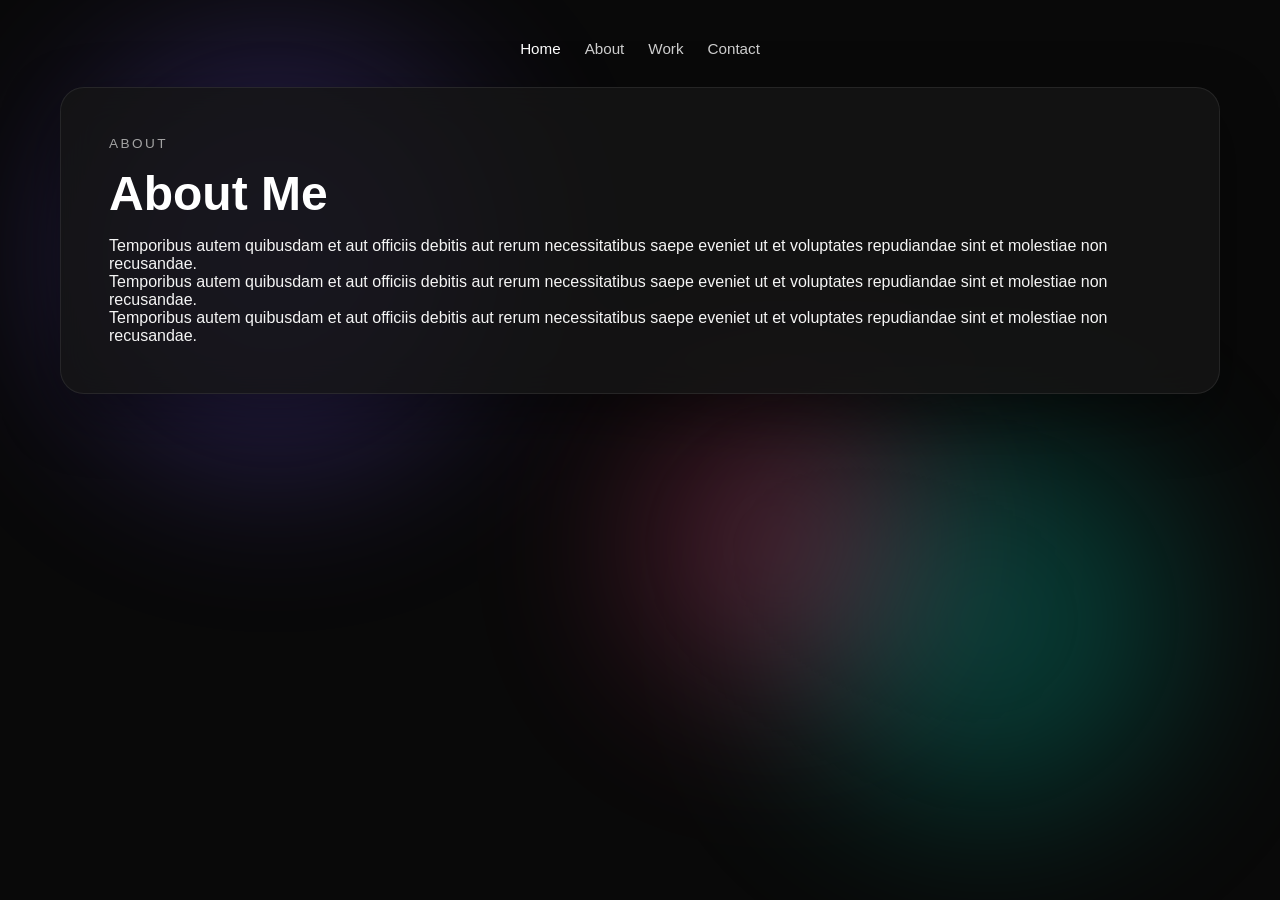
<file: about.html>
<!DOCTYPE html>
<html lang="en">

<head>
    <meta charset="UTF-8" />
    <meta name="viewport" content="width=device-width, initial-scale=1.0" />
    <title>Bella | About</title>
    <link rel="stylesheet" href="style.css" />
</head>

<body>
    <div class="background">
        <div class="blob blob1"></div>
        <div class="blob blob2"></div>
        <div class="blob blob3"></div>
    </div>

    <div class="page">
        <nav class="top-nav">
            <div class="nav-links">
                <a href="index.html" class="active">Home</a>
                <a href="about.html">About</a>
                <a href="work.html">Work</a>
                <a href="contact.html">Contact</a>
            </div>
        </nav>

        <section class="content-panel">
            <div class="eyebrow">About</div>
            <h1>About Me</h1>

            <div class="text-block">
                <p>
                    Temporibus autem quibusdam et aut officiis debitis
                    aut rerum necessitatibus saepe eveniet ut et voluptates repudiandae sint et molestiae non
                    recusandae.
                </p>
                <p>
                    Temporibus autem quibusdam et aut officiis debitis
                    aut rerum necessitatibus saepe eveniet ut et voluptates repudiandae sint et molestiae non
                    recusandae.
                </p>
                <p>
                    Temporibus autem quibusdam et aut officiis debitis
                    aut rerum necessitatibus saepe eveniet ut et voluptates repudiandae sint et molestiae non
                    recusandae.
                </p>
            </div>
        </section>
    </div>
</body>

</html>
</file>
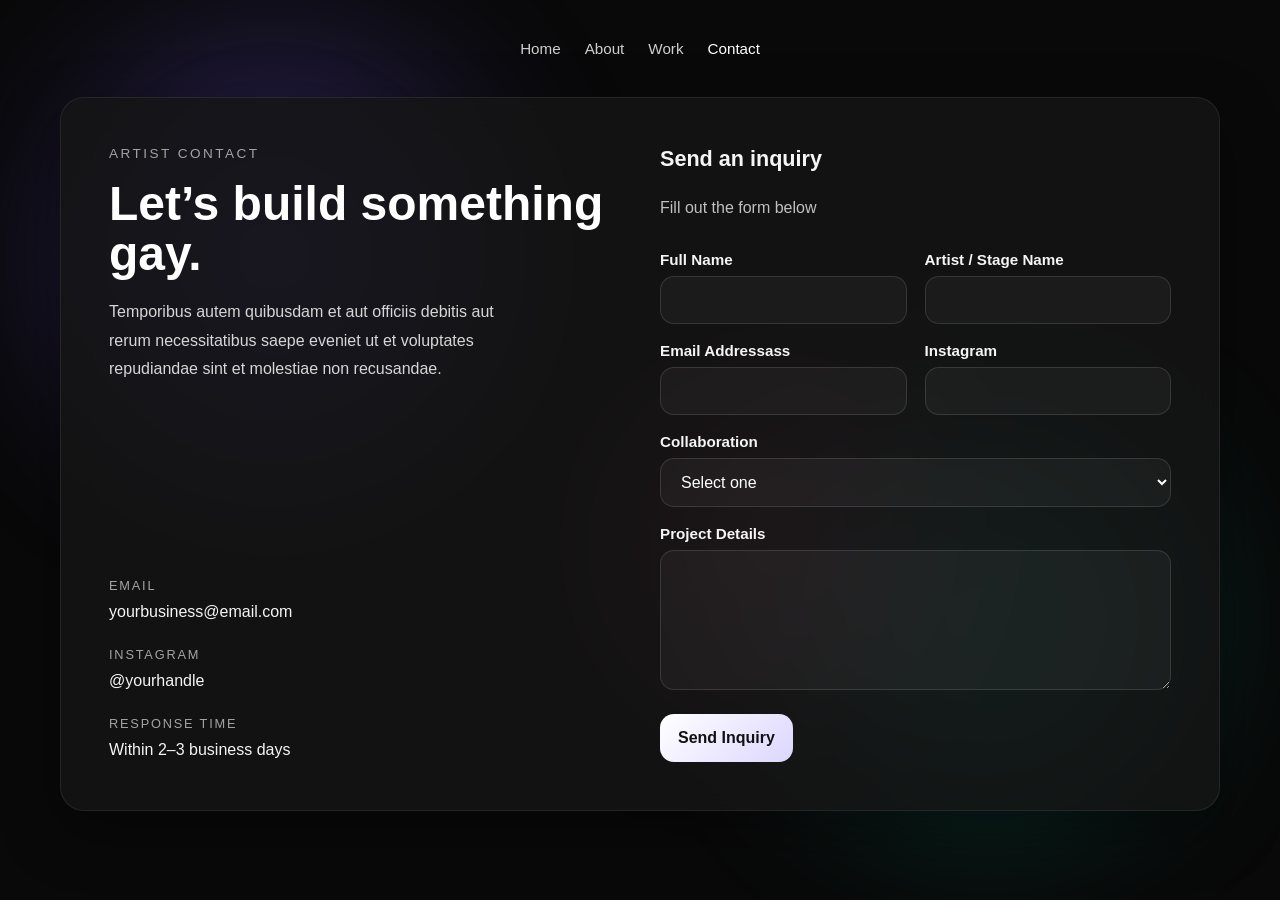
<file: contact.html>
<!DOCTYPE html>
<html lang="en">

<head>
    <meta charset="UTF-8" />
    <meta name="viewport" content="width=device-width, initial-scale=1.0" />
    <title>Bella | Contact</title>
    <link rel="stylesheet" href="style.css" />
</head>

<body class="contact-page">
    <div class="background">
        <div class="blob blob1"></div>
        <div class="blob blob2"></div>
        <div class="blob blob3"></div>
    </div>

    <div class="page">
        <nav class="top-nav">
            <div class="nav-links">
                <a href="index.html">Home</a>
                <a href="about.html">About</a>
                <a href="work.html">Work</a>
                <a href="contact.html" class="active">Contact</a>
            </div>
        </nav>

        <section class="contact-card">
            <div class="contact-left">
                <div>
                    <div class="eyebrow">Artist Contact</div>
                    <h1>Let’s build something gay.</h1>
                    <p class="intro">
                        Temporibus autem quibusdam et aut officiis debitis
                        aut rerum necessitatibus saepe eveniet ut et voluptates repudiandae sint et molestiae non
                        recusandae.
                    </p>
                </div>

                <div class="info-block">
                    <div class="info-item">
                        <span>Email</span>
                        <p>yourbusiness@email.com</p>
                    </div>

                    <div class="info-item">
                        <span>Instagram</span>
                        <a href="#">@yourhandle</a>
                    </div>

                    <div class="info-item">
                        <span>Response Time</span>
                        <p>Within 2–3 business days</p>
                    </div>
                </div>
            </div>

            <div class="contact-right">
                <h2>Send an inquiry</h2>
                <p class="subtext">Fill out the form below</p>

                <form class="contact-form" action="https://formspree.io/f/mjglepkw" method="POST">
                    <input type="hidden" name="subject" value="New Artist Collaboration Inquiry" />

                    <div class="two-col">
                        <div class="field-group">
                            <label for="name">Full Name</label>
                            <input type="text" id="name" name="name" required />
                        </div>

                        <div class="field-group">
                            <label for="artist_name">Artist / Stage Name</label>
                            <input type="text" id="artist_name" name="artist_name" />
                        </div>
                    </div>

                    <div class="two-col">
                        <div class="field-group">
                            <label for="email">Email Addressass</label>
                            <input type="email" id="email" name="email" required />
                        </div>

                        <div class="field-group">
                            <label for="instagram_or_website">Instagram</label>
                            <input type="text" id="instagram_or_website" name="instagram_or_website" />
                        </div>
                    </div>

                    <div class="field-group">
                        <label for="collab_type">Collaboration</label>
                        <select id="collab_type" name="collab_type" required>
                            <option value="">Select one</option>
                            <option value="feature">Feature</option>
                            <option value="booking">Booking</option>
                            <option value="partnership">Partnership</option>
                            <option value="design">Design / Creative Work</option>
                            <option value="other">Other</option>
                        </select>
                    </div>

                    <div class="field-group">
                        <label for="message">Project Details</label>
                        <textarea id="message" name="message" required></textarea>
                    </div>

                    <button type="submit" class="submit-btn">Send Inquiry</button>
                </form>
            </div>
        </section>
    </div>
</body>

</html>
</file>
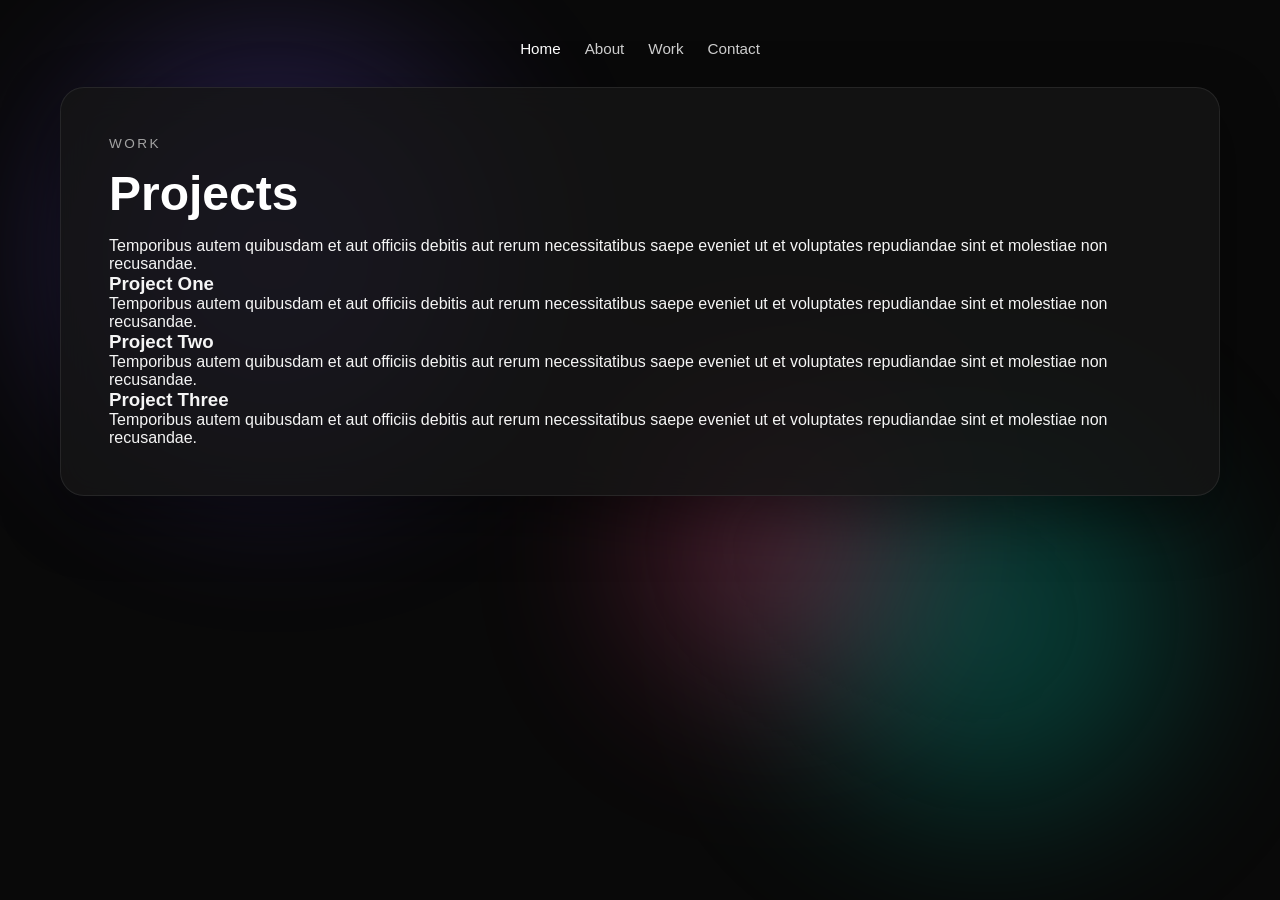
<file: work.html>
<!DOCTYPE html>
<html lang="en">

<head>
    <meta charset="UTF-8" />
    <meta name="viewport" content="width=device-width, initial-scale=1.0" />
    <title>Bella | Work</title>
    <link rel="stylesheet" href="style.css" />
</head>

<body>
    <div class="background">
        <div class="blob blob1"></div>
        <div class="blob blob2"></div>
        <div class="blob blob3"></div>
    </div>

    <div class="page">
        <nav class="top-nav">
            <div class="nav-links">
                <a href="index.html" class="active">Home</a>
                <a href="about.html">About</a>
                <a href="work.html">Work</a>
                <a href="contact.html">Contact</a>
            </div>
        </nav>

        <section class="content-panel">
            <div class="eyebrow">Work</div>
            <h1>Projects</h1>

            <div class="text-block">
                <p>
                    Temporibus autem quibusdam et aut officiis debitis
                    aut rerum necessitatibus saepe eveniet ut et voluptates repudiandae sint et molestiae non
                    recusandae.
                </p>
            </div>

            <div class="work-grid">
                <div class="work-card">
                    <h3>Project One</h3>
                    <p>Temporibus autem quibusdam et aut officiis debitis
                        aut rerum necessitatibus saepe eveniet ut et voluptates repudiandae sint et molestiae non
                        recusandae.</p>
                </div>

                <div class="work-card">
                    <h3>Project Two</h3>
                    <p>Temporibus autem quibusdam et aut officiis debitis
                        aut rerum necessitatibus saepe eveniet ut et voluptates repudiandae sint et molestiae non
                        recusandae.</p>
                </div>

                <div class="work-card">
                    <h3>Project Three</h3>
                    <p>Temporibus autem quibusdam et aut officiis debitis
                        aut rerum necessitatibus saepe eveniet ut et voluptates repudiandae sint et molestiae non
                        recusandae.</p>
                </div>
            </div>
        </section>
    </div>
</body>

</html>
</file>
<file: style.css>
* {
    box-sizing: border-box;
    margin: 0;
    padding: 0;
}

body {
    font-family: Century Gothic, sans-serif;
    background: #090909;
    color: #f5f5f5;
    min-height: 100vh;
    overflow-x: hidden;
    position: relative;
}

.background {
    position: fixed;
    inset: 0;
    overflow: hidden;
    z-index: 0;
    pointer-events: none;
}

.blob {
    position: absolute;
    border-radius: 50%;
    filter: blur(90px);
    opacity: 0.28;
    animation: floatBlob 18s ease-in-out infinite alternate;
}

.blob1 {
    width: 420px;
    height: 420px;
    background: #7c5cff;
    top: 5%;
    left: 5%;
}

.blob2 {
    width: 380px;
    height: 380px;
    background: #00c2a8;
    bottom: 10%;
    right: 8%;
    animation-duration: 22s;
}

.blob3 {
    width: 280px;
    height: 280px;
    background: #ff4d8d;
    top: 45%;
    left: 50%;
    animation-duration: 26s;
}

@keyframes floatBlob {
    0% {
        transform: translate(0, 0) scale(1);
    }

    50% {
        transform: translate(40px, -30px) scale(1.08);
    }

    100% {
        transform: translate(-30px, 35px) scale(0.95);
    }
}

body {
    caret-color: transparent;
}

input,
textarea,
[contenteditable="true"] {
    caret-color: auto;
}

.page {
    position: relative;
    z-index: 1;
    max-width: 1200px;
    margin: 0 auto;
    padding: 30px 20px 60px;
}

.top-nav {
    display: flex;
    justify-content: center;
    align-items: center;
    padding: 10px 0 30px;
}

.nav-links {
    display: flex;
    gap: 24px;
    flex-wrap: wrap;
    justify-content: center;
}

.nav-links a {
    color: #cfcfcf;
    text-decoration: none;
    font-size: 0.95rem;
    transition: color 0.2s ease;
}

.nav-links a:hover,
.nav-links a.active {
    color: #ffffff;
}

.eyebrow {
    color: #a3a3a3;
    font-size: 0.85rem;
    letter-spacing: 0.18em;
    text-transform: uppercase;
    margin-bottom: 18px;
}

h1 {
    font-size: 3rem;
    line-height: 1.05;
    margin-bottom: 18px;
    color: #ffffff;
}

h2 {
    font-size: 1.35rem;
    margin-bottom: 10px;
}

.subtext {
    color: #c0c0c0;
    line-height: 1.7;
}

.hero-actions {
    display: flex;
    gap: 14px;
    flex-wrap: wrap;
    margin-top: 24px;
}

.cta-btn {
    display: inline-block;
    margin-top: 6px;
    padding: 15px 18px;
    border: none;
    border-radius: 14px;
    background: linear-gradient(135deg, #ffffff 0%, #dcd6ff 100%);
    color: #111111;
    font-size: 1rem;
    font-weight: 700;
    text-decoration: none;
    cursor: pointer;
    transition: transform 0.2s ease, opacity 0.2s ease;
}

.cta-btn:hover {
    transform: translateY(-1px);
    opacity: 0.95;
}

.secondary-link {
    color: #d6d6d6;
    text-decoration: none;
    padding: 15px 18px;
    border-radius: 14px;
    border: 1px solid rgba(255, 255, 255, 0.08);
}

.content-panel {
    background: rgba(21, 21, 21, 0.82);
    border: 1px solid rgba(255, 255, 255, 0.08);
    border-radius: 24px;
    padding: 48px;
    box-shadow: 0 20px 60px rgba(0, 0, 0, 0.4);
    backdrop-filter: blur(18px);
    -webkit-backdrop-filter: blur(18px);
}

.video-hero {
    margin-top: 10px;
    margin-bottom: 24px;
}

.video-frame {
    position: relative;
    min-height: 62vh;
    border-radius: 10px;
    overflow: hidden;
    border: 1px solid rgba(255, 255, 255, 0.08);
    box-shadow: 0 24px 80px rgba(0, 0, 0, 0.45);
    background: #000;
}


.sound-toggle {
    position: absolute;
    bottom: 1.5rem;
    right: 1.5rem;
    z-index: 3;
    padding: 0.5rem 1rem;
    border-radius: 999px;
    border: none;
    background: rgba(0, 0, 0, 0.7);
    color: #fff;
    font-size: 0.9rem;
    cursor: pointer;
}

.sound-toggle:hover {
    background: rgba(255, 255, 255, 0.9);
    color: #000;
}

.hero-video {
    position: absolute;
    inset: 0;
    width: 100%;
    height: 100%;
    object-fit: cover;
    object-position: center 80%;
}

.video-overlay {
    position: absolute;
    inset: 0;
    background:
        linear-gradient(to top, rgba(0, 0, 0, 0.72), rgba(0, 0, 0, 0.25)),
        linear-gradient(to right, rgba(0, 0, 0, 0.55), rgba(0, 0, 0, 0.15));
    z-index: 1;
}

.video-content {
    position: relative;
    z-index: 2;
    max-width: 640px;
    padding: 56px;
    min-height: 78vh;
    display: flex;
    flex-direction: column;
    justify-content: flex-end;
}

.video-content h1 {
    font-size: clamp(3.5rem, 9vw, 7rem);
    line-height: 0.92;
    letter-spacing: -0.05em;
    text-transform: uppercase;
    margin-bottom: 20px;
}

.video-content p {
    color: #d7d7d7;
    line-height: 1.8;
    max-width: 46ch;
}

.dramatic-panel {
    margin-top: 0;
}

@media (max-width: 900px) {

    .video-frame,
    .video-content {
        min-height: 62vh;
    }

    .video-content {
        padding: 32px;
    }

    .video-content h1 {
        font-size: clamp(2.8rem, 14vw, 4.8rem);
    }
}

@media (max-width: 640px) {
    .content-panel {
        padding: 28px;
    }

    h1 {
        font-size: 2.2rem;
    }

    .top-nav,
    .nav-links {
        justify-content: center;
    }

    .blob1,
    .blob2,
    .blob3 {
        filter: blur(70px);
    }
}

@media (prefers-reduced-motion: reduce) {
    .blob {
        animation: none;
    }

    .cta-btn,
    .nav-links a {
        transition: none;
    }

    .hero-video {
        animation: none;
    }
}

/* CONTACT PAGE ONLY */
.contact-page .contact-card {
    display: grid;
    grid-template-columns: 1fr 1fr;
    gap: 40px;
    margin-top: 10px;
    background: rgba(21, 21, 21, 0.82);
    border: 1px solid rgba(255, 255, 255, 0.08);
    border-radius: 24px;
    padding: 48px;
    box-shadow: 0 20px 60px rgba(0, 0, 0, 0.4);
    backdrop-filter: blur(18px);
    -webkit-backdrop-filter: blur(18px);
}

.contact-page .contact-left,
.contact-page .contact-right {
    display: flex;
    flex-direction: column;
}

.contact-page .contact-left {
    justify-content: space-between;
    gap: 40px;
}

.contact-page .contact-right {
    gap: 12px;
}

.contact-page .intro {
    color: #d7d7d7;
    line-height: 1.8;
    max-width: 46ch;
}

.contact-page .info-block {
    display: grid;
    gap: 22px;
}

.contact-page .info-item span {
    display: block;
    color: #a3a3a3;
    font-size: 0.8rem;
    letter-spacing: 0.14em;
    text-transform: uppercase;
    margin-bottom: 6px;
}

.contact-page .info-item p,
.contact-page .info-item a {
    color: #f5f5f5;
    text-decoration: none;
    line-height: 1.6;
}

.contact-page .info-item a:hover {
    color: #ffffff;
    text-decoration: underline;
}

.contact-page .contact-form {
    display: flex;
    flex-direction: column;
    gap: 18px;
    margin-top: 18px;
}

.contact-page .two-col {
    display: grid;
    grid-template-columns: 1fr 1fr;
    gap: 18px;
}

.contact-page .field-group {
    display: flex;
    flex-direction: column;
    gap: 8px;
}

.contact-page .field-group label {
    font-size: 0.95rem;
    color: #f5f5f5;
    font-weight: 600;
}

.contact-page .field-group input,
.contact-page .field-group select,
.contact-page .field-group textarea {
    width: 100%;
    padding: 14px 16px;
    border-radius: 14px;
    border: 1px solid rgba(255, 255, 255, 0.12);
    background: rgba(255, 255, 255, 0.04);
    color: #ffffff;
    font-size: 1rem;
    outline: none;
    transition: border-color 0.2s ease, background 0.2s ease;
}

.contact-page .field-group option {
    color: #000000;
}

.contact-page .field-group input:focus,
.contact-page .field-group select:focus,
.contact-page .field-group textarea:focus {
    border-color: rgba(255, 255, 255, 0.35);
    background: rgba(255, 255, 255, 0.06);
}

.contact-page .field-group textarea {
    min-height: 140px;
    resize: vertical;
}

.contact-page .submit-btn {
    display: inline-block;
    width: fit-content;
    margin-top: 6px;
    padding: 15px 18px;
    border: none;
    border-radius: 14px;
    background: linear-gradient(135deg, #ffffff 0%, #dcd6ff 100%);
    color: #111111;
    font-size: 1rem;
    font-weight: 700;
    cursor: pointer;
    transition: transform 0.2s ease, opacity 0.2s ease;
}

.contact-page .submit-btn:hover {
    transform: translateY(-1px);
    opacity: 0.95;
}

@media (max-width: 900px) {
    .contact-page .contact-card {
        grid-template-columns: 1fr;
        padding: 32px;
    }
}

@media (max-width: 640px) {
    .contact-page .two-col {
        grid-template-columns: 1fr;
    }

    .contact-page .contact-card {
        padding: 24px;
        gap: 28px;
    }
}
</file>
